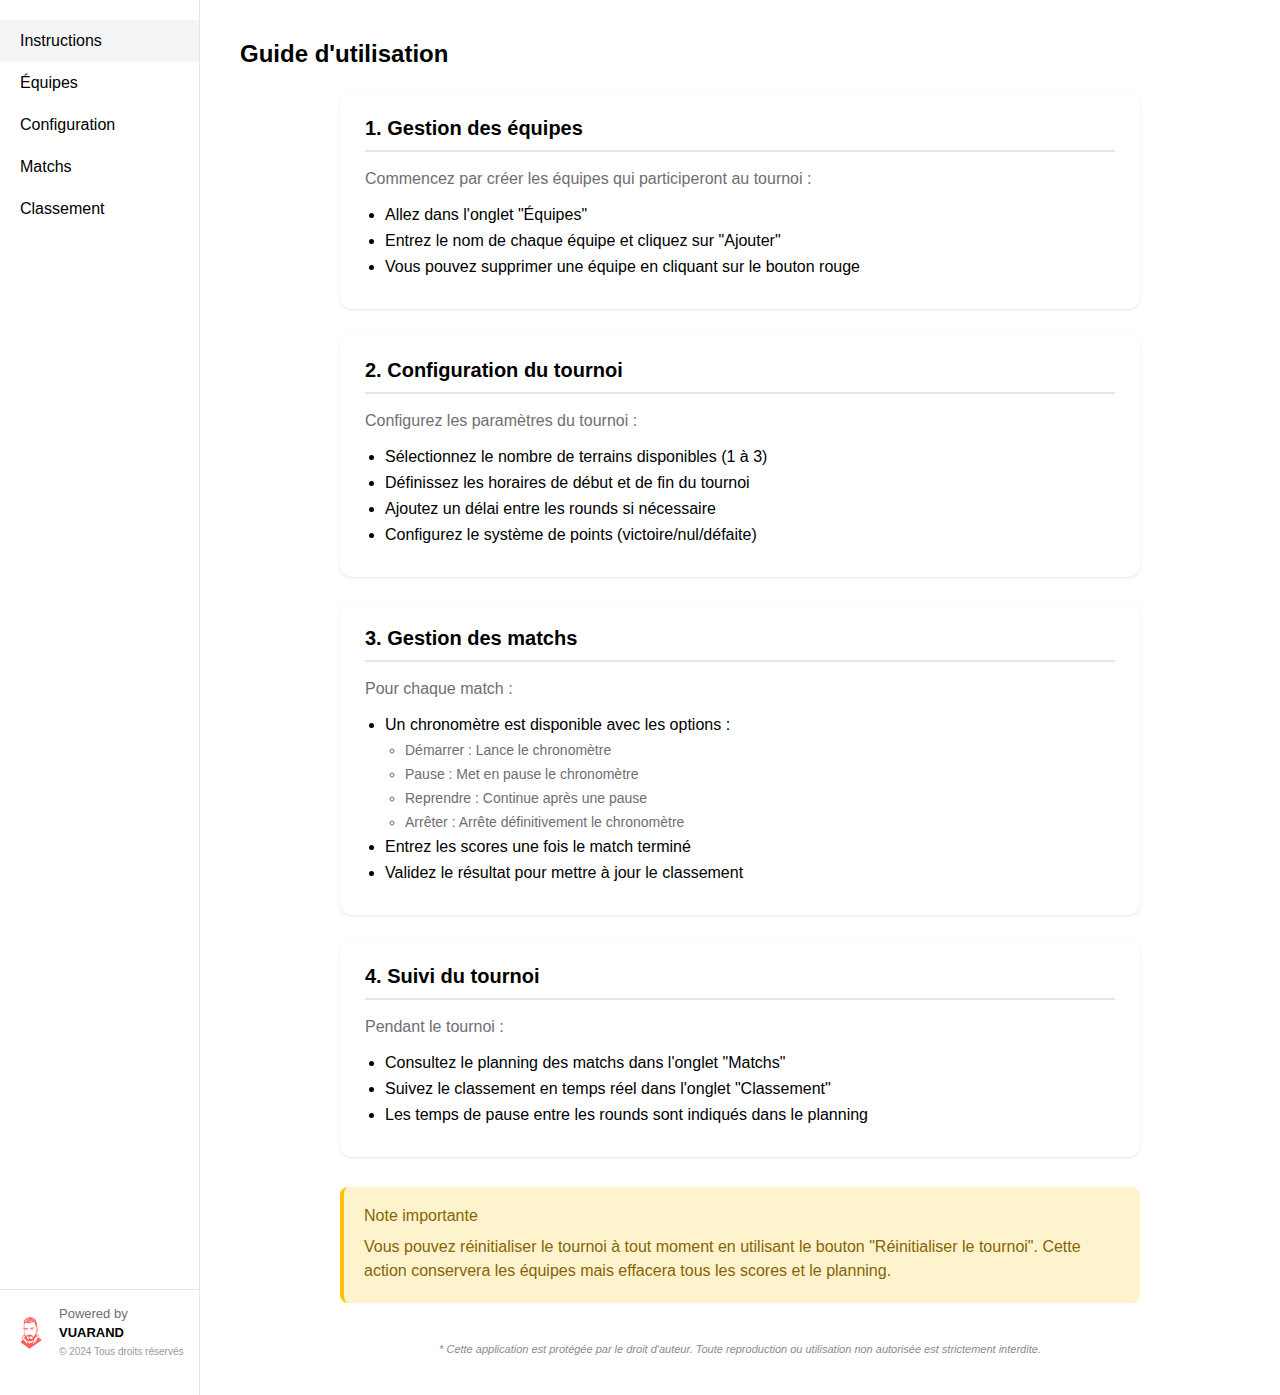
<file: index.html>
<!DOCTYPE html>
<html lang="fr">
<head>
    <meta charset="UTF-8">
    <meta name="viewport" content="width=device-width, initial-scale=1.0">
    <title>Gestionnaire de Tournois</title>
    <link rel="stylesheet" href="styles/main.css">
</head>
<body>
    <div class="container">
        <nav class="sidebar">
            <div class="nav-item active" data-view="instructions">Instructions</div>
            <div class="nav-item" data-view="teams">Équipes</div>
            <div class="nav-item" data-view="tournament-config">Configuration</div>
            <div class="nav-item" data-view="matches">Matchs</div>
            <div class="nav-item" data-view="scoreboard">Classement</div>
            <div class="signature">
                <img src="assets/moi.png" alt="VUARAND" class="signature-img">
                <div class="signature-text">
                    Powered by<br>
                    <strong>VUARAND</strong><br>
                    <span class="copyright">© 2024 Tous droits réservés</span>
                </div>
            </div>
        </nav>

        <main class="content">
            <!-- Vue Instructions -->
            <section id="instructions-view" class="view active">
                <h1>Guide d'utilisation</h1>
                
                <div class="instructions-container">
                    <div class="mobile-signature">
                        <img src="assets/moi.png" alt="VUARAND" class="signature-img">
                        <div class="signature-text">
                            Powered by<br>
                            <strong>VUARAND</strong>
                        </div>
                    </div>

                    <div class="instruction-step">
                        <h2>1. Gestion des équipes</h2>
                        <p>Commencez par créer les équipes qui participeront au tournoi :</p>
                        <ul>
                            <li>Allez dans l'onglet "Équipes"</li>
                            <li>Entrez le nom de chaque équipe et cliquez sur "Ajouter"</li>
                            <li>Vous pouvez supprimer une équipe en cliquant sur le bouton rouge</li>
                        </ul>
                    </div>

                    <div class="instruction-step">
                        <h2>2. Configuration du tournoi</h2>
                        <p>Configurez les paramètres du tournoi :</p>
                        <ul>
                            <li>Sélectionnez le nombre de terrains disponibles (1 à 3)</li>
                            <li>Définissez les horaires de début et de fin du tournoi</li>
                            <li>Ajoutez un délai entre les rounds si nécessaire</li>
                            <li>Configurez le système de points (victoire/nul/défaite)</li>
                        </ul>
                    </div>

                    <div class="instruction-step">
                        <h2>3. Gestion des matchs</h2>
                        <p>Pour chaque match :</p>
                        <ul>
                            <li>Un chronomètre est disponible avec les options :</li>
                            <ul>
                                <li>Démarrer : Lance le chronomètre</li>
                                <li>Pause : Met en pause le chronomètre</li>
                                <li>Reprendre : Continue après une pause</li>
                                <li>Arrêter : Arrête définitivement le chronomètre</li>
                            </ul>
                            <li>Entrez les scores une fois le match terminé</li>
                            <li>Validez le résultat pour mettre à jour le classement</li>
                        </ul>
                    </div>

                    <div class="instruction-step">
                        <h2>4. Suivi du tournoi</h2>
                        <p>Pendant le tournoi :</p>
                        <ul>
                            <li>Consultez le planning des matchs dans l'onglet "Matchs"</li>
                            <li>Suivez le classement en temps réel dans l'onglet "Classement"</li>
                            <li>Les temps de pause entre les rounds sont indiqués dans le planning</li>
                        </ul>
                    </div>

                    <div class="instruction-note">
                        <h3>Note importante</h3>
                        <p>Vous pouvez réinitialiser le tournoi à tout moment en utilisant le bouton "Réinitialiser le tournoi". 
                        Cette action conservera les équipes mais effacera tous les scores et le planning.</p>
                    </div>
                    <div class="copyright-notice">
                        * Cette application est protégée par le droit d'auteur. 
                        Toute reproduction ou utilisation non autorisée est strictement interdite.
                    </div>
                </div>
            </section>

            <!-- Vue Équipes -->
            <section id="teams-view" class="view">
                <h1>Gestion des Équipes</h1>
                <form id="team-form">
                    <input type="text" id="team-name" placeholder="Nom de l'équipe" required>
                    <button type="submit" class="btn-primary">Ajouter</button>
                </form>
                <div id="teams-list"></div>
            </section>

            <!-- Vue Configuration du Tournoi -->
            <section id="tournament-config-view" class="view">
                <h1>Configuration du Tournoi</h1>
                <form id="tournament-config">
                    <div class="config-container">
                        <div class="config-step">
                            <div class="step-number">1</div>
                            <div class="step-content">
                                <h3>Configuration des terrains</h3>
                                <div class="form-group">
                                    <label>Nombre de terrains disponibles</label>
                                    <select id="courts-number" data-tooltip="Sélectionnez le nombre de terrains disponibles">
                                        <option value="1">1 terrain</option>
                                        <option value="2">2 terrains</option>
                                        <option value="3">3 terrains</option>
                                    </select>
                                </div>
                            </div>
                        </div>

                        <div class="config-step">
                            <div class="step-number">2</div>
                            <div class="step-content">
                                <h3>Horaires et timing</h3>
                                <div class="time-config">
                                    <div>
                                        <label>Heure de début</label>
                                        <input type="time" id="start-time" required value="09:00" 
                                               data-tooltip="Heure de début du tournoi">
                                    </div>
                                    <div>
                                        <label>Heure de fin</label>
                                        <input type="time" id="end-time" required value="18:00"
                                               data-tooltip="Heure de fin du tournoi">
                                    </div>
                                    <div>
                                        <label>Délai entre les rounds</label>
                                        <select id="round-delay" data-tooltip="Temps de pause entre chaque round">
                                            <option value="0.5">30 secondes</option>
                                            <option value="1">1 minute</option>
                                            <option value="2">2 minutes</option>
                                            <option value="3">3 minutes</option>
                                        </select>
                                    </div>
                                </div>
                            </div>
                        </div>

                        <div class="config-step">
                            <div class="step-number">3</div>
                            <div class="step-content">
                                <h3>Système de points</h3>
                                <div class="points-config">
                                    <div class="points-input">
                                        <label>Points pour une victoire</label>
                                        <input type="number" id="win-points" value="3" min="1" required
                                               data-tooltip="Points attribués pour une victoire">
                                    </div>
                                    <div class="points-input">
                                        <label>Points pour un match nul</label>
                                        <input type="number" id="draw-points" value="1" min="0" required
                                               data-tooltip="Points attribués pour un match nul">
                                    </div>
                                    <div class="points-input">
                                        <label>Points pour une défaite</label>
                                        <input type="number" id="loss-points" value="0" min="0" required
                                               data-tooltip="Points attribués pour une défaite">
                                    </div>
                                </div>
                            </div>
                        </div>

                        <div class="config-summary">
                            <div class="summary-content">
                                <h4>Résumé de la configuration</h4>
                                <div id="config-preview"></div>
                            </div>
                            <button type="submit" class="btn-primary btn-generate" id="generate-tournament">
                                <span class="btn-icon">🏆</span>
                                Générer le tournoi
                            </button>
                        </div>
                    </div>
                </form>
            </section>

            <!-- Vue Planning des Matchs -->
            <section id="matches-view" class="view">
                <h1>Planning des Matchs</h1>
                <div class="actions-bar">
                    <button class="btn-danger" onclick="tournamentManager.resetTournament()">
                        Réinitialiser le tournoi
                    </button>
                </div>
                <div id="matches-schedule"></div>
            </section>

            <!-- Vue Classement -->
            <section id="scoreboard-view" class="view">
                <h1>Classement</h1>
                <div class="podium-container">
                    <div class="podium">
                        <div class="podium-position silver">
                            <div class="trophy">🥈</div>
                            <div class="position">2</div>
                            <div class="podium-block"></div>
                            <div class="team-name" id="second-place">-</div>
                        </div>
                        <div class="podium-position gold">
                            <div class="trophy">🏆</div>
                            <div class="position">1</div>
                            <div class="podium-block"></div>
                            <div class="team-name" id="first-place">-</div>
                        </div>
                        <div class="podium-position bronze">
                            <div class="trophy">🥉</div>
                            <div class="position">3</div>
                            <div class="podium-block"></div>
                            <div class="team-name" id="third-place">-</div>
                        </div>
                    </div>
                </div>
                <div id="rankings"></div>
            </section>
        </main>
    </div>

    <script src="scripts/database.js"></script>
    <script src="scripts/teams.js"></script>
    <script src="scripts/tournament.js"></script>
    <script src="scripts/scoreboard.js"></script>
    <script src="scripts/app.js"></script>
</body>
</html>
</file>
<file: styles/main.css>
:root {
    --primary-color: #000000;
    --background-color: #ffffff;
    --border-color: #e5e5e5;
    --text-color: #000000;
    --secondary-text-color: #6e6e73;
    --pastel-red: #ffebee;
    --pastel-green: #e8f5e9;
    --pastel-gray: #f5f5f7;
    --border-red: #ffcdd2;
    --border-green: #c8e6c9;
    --border-gray: #e0e0e0;
}

* {
    margin: 0;
    padding: 0;
    box-sizing: border-box;
    font-family: -apple-system, BlinkMacSystemFont, "SF Pro Text", "Helvetica Neue", sans-serif;
}

body {
    background-color: var(--background-color);
    color: var(--text-color);
}

.container {
    display: flex;
    min-height: 100vh;
}

.sidebar {
    width: 200px;
    border-right: 1px solid var(--border-color);
    padding: 20px 0;
    position: relative;
    min-height: 100vh;
}

.nav-item {
    padding: 12px 20px;
    cursor: pointer;
    transition: background-color 0.2s;
}

.nav-item:hover {
    background-color: #f5f5f7;
}

.nav-item.active {
    background-color: #f5f5f7;
    font-weight: 500;
}

.content {
    flex: 1;
    padding: 40px;
}

.view {
    display: none;
}

.view.active {
    display: block;
}

h1 {
    font-size: 24px;
    font-weight: 600;
    margin-bottom: 24px;
}

.btn-primary {
    background-color: var(--primary-color);
    color: var(--background-color);
    border: none;
    padding: 8px 16px;
    border-radius: 8px;
    font-size: 14px;
    cursor: pointer;
    transition: opacity 0.2s;
}

.btn-primary:hover {
    opacity: 0.8;
}

.btn-primary:active {
    transform: scale(0.98);
}

input, select {
    padding: 8px 12px;
    border: 1px solid var(--border-color);
    border-radius: 8px;
    font-size: 14px;
    margin-bottom: 16px;
    width: 100%;
    max-width: 300px;
}

input:focus, select:focus, button:focus {
    outline: none;
    box-shadow: 0 0 0 2px var(--primary-color), 0 0 0 4px rgba(0, 0, 0, 0.1);
}

.form-group {
    margin-bottom: 16px;
}

label {
    display: block;
    margin-bottom: 8px;
    font-size: 14px;
    color: var(--secondary-text-color);
}

/* Styles pour la liste des équipes */
.teams-list {
    list-style: none;
    margin-top: 20px;
}

.team-item {
    display: flex;
    justify-content: space-between;
    align-items: center;
    padding: 12px;
    border-bottom: 1px solid var(--border-color);
    background-color: #fff;
}

.btn-delete {
    background-color: #ff3b30;
    color: white;
    border: none;
    padding: 6px 12px;
    border-radius: 6px;
    font-size: 12px;
    cursor: pointer;
    transition: opacity 0.2s;
}

.btn-delete:hover {
    opacity: 0.8;
}

/* Styles pour le planning des matchs */
.tournament-info {
    background-color: #f5f5f7;
    padding: 15px;
    border-radius: 8px;
    margin-bottom: 20px;
}

.tournament-info p {
    margin: 5px 0;
    color: var(--secondary-text-color);
}

.schedule-grid {
    display: grid;
    gap: 30px;
}

.round {
    background-color: #fff;
    border-radius: 12px;
    padding: 20px;
    transition: all 0.3s ease;
}

.round.current-round {
    border: none;
    box-shadow: 0 4px 15px rgba(0, 0, 0, 0.1);
}

.round:not(.current-round) .match:not(.match-played) {
    background-color: #f8f8f8;
    border: 1px solid #eee;
}

.round-time {
    display: flex;
    align-items: center;
    gap: 10px;
    color: var(--secondary-text-color);
    font-size: 14px;
    margin-bottom: 15px;
}

.round-delay {
    display: inline-block;
    margin-left: 10px;
    font-size: 12px;
    color: #ff9500;
    background-color: rgba(255, 149, 0, 0.1);
    padding: 2px 8px;
    border-radius: 4px;
}

.time-config input[type="number"] {
    width: 80px;
}

.matches-container {
    display: grid;
    gap: 15px;
}

.match {
    background-color: var(--pastel-gray);
    border: 1px solid var(--border-gray);
    border-radius: 8px;
    padding: 15px;
    transition: all 0.3s ease;
    position: relative;
}

.match.match-played {
    background-color: var(--pastel-red);
    border-color: var(--border-red);
    opacity: 1;
}

.match.match-played .match-teams {
    opacity: 1;
}

.match.match-played .match-header {
    color: #d32f2f;
}

.match.match-played .team-name {
    color: #666;
}

.current-round .match:not(.match-played) {
    background-color: var(--pastel-green);
    border-color: var(--border-green);
    box-shadow: 0 2px 8px rgba(0, 0, 0, 0.05);
}

.current-round .match:not(.match-played) .match-header {
    color: #2e7d32;
}

.match-status {
    display: inline-flex;
    align-items: center;
    gap: 5px;
    font-size: 13px;
    color: #d32f2f;
    background-color: var(--pastel-red);
    padding: 6px 12px;
    border-radius: 6px;
    border: 1px solid var(--border-red);
}

.match-status::before {
    content: '✓';
    font-size: 12px;
    color: #d32f2f;
}

.match-header {
    font-size: 12px;
    color: var(--secondary-text-color);
    margin-bottom: 10px;
    text-transform: uppercase;
    letter-spacing: 0.5px;
}

.match-teams {
    display: grid;
    grid-template-columns: 1fr auto 1fr;
    gap: 15px;
    align-items: center;
    margin-bottom: 15px;
}

.team {
    display: flex;
    flex-direction: column;
    gap: 8px;
}

.team-name {
    font-weight: 500;
}

.match-versus {
    font-weight: 500;
    color: var(--secondary-text-color);
}

.match-actions {
    display: flex;
    align-items: center;
    justify-content: space-between;
    margin-top: 15px;
}

.btn-validate {
    min-width: 120px;
}

/* Responsive design pour les matchs */
@media (max-width: 768px) {
    .match-teams {
        grid-template-columns: 1fr;
        text-align: center;
    }

    .match-versus {
        margin: 10px 0;
    }

    .team {
        align-items: center;
    }
}

/* Styles pour le tableau de classement */
.rankings-table {
    width: 100%;
    border-collapse: collapse;
    margin-top: 20px;
    background-color: #fff;
    border-radius: 8px;
    overflow: hidden;
}

.rankings-table th,
.rankings-table td {
    padding: 12px 15px;
    text-align: left;
    border-bottom: 1px solid var(--border-color);
}

.rankings-table th {
    background-color: #f5f5f7;
    font-weight: 500;
    color: var(--secondary-text-color);
}

.rankings-table tr:last-child td {
    border-bottom: none;
}

.rankings-table tbody tr:hover {
    background-color: #f5f5f7;
}

/* Styles pour les formulaires */
form {
    max-width: 500px;
    margin-bottom: 30px;
}

.form-group {
    margin-bottom: 20px;
}

/* Styles pour les messages d'état */
.empty-state {
    text-align: center;
    color: var(--secondary-text-color);
    padding: 40px 0;
}

.points-config {
    display: grid;
    grid-template-columns: repeat(3, 1fr);
    gap: 20px;
    background-color: #f5f5f7;
    padding: 15px;
    border-radius: 8px;
}

.points-config input {
    width: 100%;
}

h3 {
    font-size: 16px;
    font-weight: 500;
    margin-bottom: 12px;
}

.points-system-info {
    background-color: #f5f5f7;
    padding: 15px;
    border-radius: 8px;
    margin-bottom: 20px;
}

.points-system-info h3 {
    margin-bottom: 10px;
}

.points-system-info p {
    margin: 5px 0;
    color: var(--secondary-text-color);
}

.rankings-table td.positive {
    color: #34c759;
    font-weight: 500;
}

.rankings-table td.negative {
    color: #ff3b30;
    font-weight: 500;
}

.rankings-table td strong {
    font-weight: 600;
}

.info-message {
    background-color: #f5f5f7;
    padding: 20px;
    border-radius: 8px;
    text-align: center;
    color: var(--secondary-text-color);
}

.btn-danger {
    background-color: #ff3b30;
    color: white;
    border: none;
    padding: 8px 16px;
    border-radius: 8px;
    font-size: 14px;
    cursor: pointer;
    transition: all 0.2s ease;
}

.btn-danger:hover {
    opacity: 0.9;
    transform: translateY(-1px);
}

.btn-danger:active {
    transform: translateY(0);
}

.tournament-info h3 {
    color: var(--text-color);
    margin-bottom: 15px;
}

.tournament-format {
    margin-bottom: 20px;
}

.tournament-format select {
    width: 100%;
    max-width: 400px;
}

.groups-options {
    background-color: #f5f5f7;
    padding: 15px;
    border-radius: 8px;
    margin-top: 10px;
}

.groups-options input {
    margin-bottom: 15px;
}

.phase-header {
    background-color: var(--primary-color);
    color: white;
    padding: 10px 15px;
    border-radius: 8px;
    margin: 30px 0 20px;
}

.group-section {
    margin-bottom: 30px;
    background-color: #f5f5f7;
    padding: 20px;
    border-radius: 12px;
}

.knockout-bracket {
    display: grid;
    gap: 20px;
    padding: 20px;
}

.knockout-round {
    display: grid;
    gap: 30px;
}

.knockout-match {
    background-color: white;
    padding: 15px;
    border-radius: 8px;
    box-shadow: 0 1px 3px rgba(0, 0, 0, 0.1);
}

/* Styles pour les tableaux de classement des groupes */
.standings-table {
    width: 100%;
    border-collapse: collapse;
    margin: 15px 0;
    background-color: white;
    border-radius: 8px;
    overflow: hidden;
}

.standings-table th,
.standings-table td {
    padding: 10px;
    text-align: center;
    border-bottom: 1px solid var(--border-color);
}

.standings-table th {
    background-color: var(--primary-color);
    color: white;
    font-weight: 500;
    font-size: 12px;
    text-transform: uppercase;
}

.standings-table tr.qualified {
    background-color: #f5f5f7;
}

.standings-table tr.qualified td {
    font-weight: 500;
}

/* Styles pour la qualification et les phases finales */
.qualification-section {
    text-align: center;
    margin: 30px 0;
    padding: 20px;
    background-color: #f5f5f7;
    border-radius: 12px;
}

.knockout-tree {
    display: flex;
    justify-content: space-between;
    padding: 20px;
    overflow-x: auto;
}

.knockout-round {
    display: flex;
    flex-direction: column;
    gap: 30px;
    min-width: 300px;
    padding: 0 20px;
}

.knockout-round-title {
    text-align: center;
    color: var(--secondary-text-color);
    margin-bottom: 15px;
    font-weight: 500;
}

.knockout-match {
    position: relative;
    background-color: white;
    padding: 15px;
    border-radius: 8px;
    box-shadow: 0 1px 3px rgba(0, 0, 0, 0.1);
}

.knockout-match::after {
    content: '';
    position: absolute;
    right: -20px;
    top: 50%;
    width: 20px;
    height: 2px;
    background-color: var(--border-color);
}

.knockout-match:last-child::after {
    display: none;
}

/* Styles pour les groupes */
.groups-container {
    display: grid;
    gap: 30px;
    grid-template-columns: repeat(auto-fit, minmax(300px, 1fr));
}

.group-section {
    background-color: white;
    border-radius: 12px;
    padding: 20px;
    box-shadow: 0 1px 3px rgba(0, 0, 0, 0.1);
}

.group-section h3 {
    color: var(--primary-color);
    margin-bottom: 20px;
    padding-bottom: 10px;
    border-bottom: 2px solid var(--border-color);
}

/* Styles pour les statistiques */
.stats-cell {
    font-family: "SF Mono", monospace;
    font-size: 14px;
}

.winner-indicator {
    display: inline-block;
    width: 8px;
    height: 8px;
    border-radius: 50%;
    margin-right: 8px;
}

.winner-indicator.win {
    background-color: #34c759;
}

.winner-indicator.draw {
    background-color: #ffcc00;
}

.winner-indicator.loss {
    background-color: #ff3b30;
}

/* Responsive design pour les phases finales */
@media (max-width: 768px) {
    .groups-container {
        grid-template-columns: 1fr;
    }

    .knockout-tree {
        flex-direction: column;
        gap: 30px;
    }

    .knockout-round {
        min-width: auto;
    }

    .knockout-match::after {
        display: none;
    }
}

.actions-bar {
    display: flex;
    justify-content: flex-end;
    margin-bottom: 20px;
    padding: 10px;
    background-color: #f5f5f7;
    border-radius: 8px;
}

.actions-bar .btn-danger {
    margin-top: 0;
}

.time-config {
    display: grid;
    grid-template-columns: repeat(auto-fit, minmax(200px, 1fr));
    gap: 20px;
    background: #f8f9fa;
    padding: 20px;
    border-radius: 8px;
}

.time-config > div {
    position: relative;
    display: flex;
    flex-direction: column;
    gap: 8px;
}

.time-config input {
    width: 100%;
    padding-right: 70px; /* Espace pour le suffixe "minutes" */
}

.time-config select {
    width: 100%;
    padding: 8px 12px;
    appearance: none;
    background-image: url("data:image/svg+xml,%3Csvg xmlns='http://www.w3.org/2000/svg' width='12' height='12' viewBox='0 0 12 12'%3E%3Cpath fill='%23666' d='M6 8L2 4h8z'/%3E%3C/svg%3E");
    background-repeat: no-repeat;
    background-position: right 12px center;
    cursor: pointer;
}

.match-timer {
    background-color: #fff;
    padding: 10px;
    border-radius: 6px;
    text-align: center;
    font-family: "SF Mono", monospace;
    font-size: 18px;
    margin: 10px 0;
}

.match-timer.running {
    color: var(--primary-color);
    font-weight: 500;
}

.match-timer.warning {
    color: #ff9500;
}

.match-timer.ending {
    color: #ff3b30;
    animation: blink 1s infinite;
}

@keyframes blink {
    50% { opacity: 0.5; }
}

.match-timer.paused {
    color: #ff9500;
    opacity: 0.8;
}

.btn-timer {
    padding: 6px 12px;
    border-radius: 6px;
    font-size: 14px;
    cursor: pointer;
    border: none;
    background-color: var(--primary-color);
    color: white;
}

.btn-timer.stop {
    background-color: #ff3b30;
}

.btn-timer.pause {
    background-color: #ff9500;
}

.btn-timer.resume {
    background-color: #34c759;
}

/* Améliorer la disposition des boutons */
.timer-controls {
    display: grid;
    grid-template-columns: repeat(2, 1fr);
    gap: 8px;
    margin-top: 10px;
}

.timer-controls button {
    width: 100%;
    transition: all 0.2s ease;
}

.timer-controls button:hover {
    opacity: 0.9;
    transform: translateY(-1px);
}

.timer-controls button:active {
    transform: translateY(0);
}

.instructions-container {
    max-width: 800px;
    margin: 0 auto;
}

.instruction-step {
    background-color: white;
    border-radius: 12px;
    padding: 25px;
    margin-bottom: 25px;
    box-shadow: 0 1px 3px rgba(0, 0, 0, 0.1);
}

.instruction-step h2 {
    color: var(--primary-color);
    font-size: 20px;
    margin-bottom: 15px;
    padding-bottom: 10px;
    border-bottom: 2px solid var(--border-color);
}

.instruction-step p {
    color: var(--secondary-text-color);
    margin-bottom: 15px;
    line-height: 1.5;
}

.instruction-step ul {
    padding-left: 20px;
}

.instruction-step ul li {
    margin-bottom: 8px;
    color: var(--text-color);
}

.instruction-step ul ul {
    margin-top: 8px;
    margin-bottom: 8px;
}

.instruction-step ul ul li {
    color: var(--secondary-text-color);
    font-size: 14px;
}

.instruction-note {
    background-color: #fff3cd;
    border-left: 4px solid #ffc107;
    padding: 20px;
    border-radius: 8px;
    margin-top: 30px;
}

.instruction-note h3 {
    color: #856404;
    margin-bottom: 10px;
    font-size: 16px;
}

.instruction-note p {
    color: #856404;
    margin: 0;
    line-height: 1.5;
}

@media (max-width: 768px) {
    .instructions-container {
        padding: 0 15px;
    }
    
    .instruction-step {
        padding: 20px;
    }
}

.signature {
    position: absolute;
    bottom: 20px;
    left: 0;
    right: 0;
    padding: 15px;
    display: flex;
    align-items: center;
    gap: 12px;
    border-top: 1px solid var(--border-color);
    background-color: white;
}

.signature-img {
    width: 32px;
    height: 32px;
    object-fit: contain;
}

.signature-text {
    font-size: 12px;
    color: var(--secondary-text-color);
    line-height: 1.4;
    font-size: 13px;
}

.signature-text .copyright {
    font-size: 10px;
    opacity: 0.7;
}

.signature-text strong {
    color: var(--text-color);
    font-weight: 600;
    font-size: 13px;
}

.copyright-notice {
    font-size: 11px;
    color: var(--secondary-text-color);
    text-align: center;
    margin-top: 40px;
    font-style: italic;
    opacity: 0.8;
}

/* Ajuster l'espacement pour éviter le chevauchement */
.nav-item:last-child {
    margin-bottom: 100px;
}

.podium-container {
    margin: 20px 0 40px;
    padding: 20px;
    background-color: white;
    border-radius: 12px;
    box-shadow: 0 1px 3px rgba(0, 0, 0, 0.1);
}

.podium {
    display: flex;
    justify-content: center;
    align-items: flex-end;
    gap: 10px;
    padding: 20px;
    height: 200px;
}

.podium-position {
    display: flex;
    flex-direction: column;
    align-items: center;
    position: relative;
}

.trophy {
    font-size: 24px;
    margin-bottom: 10px;
    position: absolute;
    top: -30px;
}

.position {
    position: absolute;
    top: -50px;
    font-size: 20px;
    font-weight: bold;
    color: var(--secondary-text-color);
}

.podium-block {
    width: 80px;
    background: linear-gradient(135deg, #f5f5f7 0%, #fff 100%);
    border: 1px solid var(--border-color);
    border-radius: 8px 8px 0 0;
}

.gold .podium-block {
    height: 120px;
    background: linear-gradient(135deg, #ffd700 0%, #ffed4a 100%);
}

.silver .podium-block {
    height: 90px;
    background: linear-gradient(135deg, #c0c0c0 0%, #e5e5e5 100%);
}

.bronze .podium-block {
    height: 60px;
    background: linear-gradient(135deg, #cd7f32 0%, #dea47e 100%);
}

.podium-position .team-name {
    position: absolute;
    bottom: -25px;
    text-align: center;
    font-weight: 500;
    font-size: 14px;
    width: 100px;
    color: var(--text-color);
}

/* Animation pour le podium */
@keyframes podiumRise {
    from {
        transform: translateY(100%);
        opacity: 0;
    }
    to {
        transform: translateY(0);
        opacity: 1;
    }
}

.podium-position {
    animation: podiumRise 0.5s ease-out forwards;
}

.silver { animation-delay: 0.2s; }
.gold { animation-delay: 0.4s; }
.bronze { animation-delay: 0.6s; }

.scores-input {
    display: flex;
    align-items: center;
    gap: 10px;
}

.scores-input input {
    width: 80px;
    padding: 8px;
    border: 1px solid var(--border-color);
    border-radius: 8px;
}

.scores-input button {
    padding: 8px 16px;
    border: none;
    background-color: var(--primary-color);
    color: white;
    border-radius: 8px;
    cursor: pointer;
}

.scores-input button:hover {
    opacity: 0.8;
}

.scores-input button:active {
    transform: translateY(1px);
}

/* Scores des matchs joués */
.match.match-played .score-input {
    background-color: transparent;
    border: 1px solid var(--border-red);
    color: #d32f2f;
    font-weight: 500;
}

/* Style pour les matchs minimisés */
.match.match-played {
    cursor: pointer;
}

.match.match-played.minimized {
    padding: 10px;
}

.match.match-played.minimized .match-teams,
.match.match-played.minimized .match-actions,
.match.match-played.minimized .match-timer {
    display: none;
}

.match.match-played.minimized .match-header {
    margin-bottom: 0;
}

.match-summary {
    display: none;
    font-weight: 500;
    text-align: center;
    color: #d32f2f;
}

.match.match-played.minimized .match-summary {
    display: block;
}

.toggle-match {
    position: absolute;
    right: 10px;
    top: 10px;
    background: none;
    border: none;
    cursor: pointer;
    padding: 5px;
    transition: transform 0.3s ease;
    color: #d32f2f;
}

.match.minimized .toggle-match {
    transform: rotate(180deg);
}

/* Animations globales */
.match, .round, .btn-primary, .nav-item {
    transition: all 0.3s cubic-bezier(0.4, 0, 0.2, 1);
}

/* Animation d'apparition des rounds */
@keyframes slideIn {
    from {
        opacity: 0;
        transform: translateY(20px);
    }
    to {
        opacity: 1;
        transform: translateY(0);
    }
}

.round {
    animation: slideIn 0.5s ease-out forwards;
    animation-delay: calc(var(--round-index) * 0.1s);
}

/* Effet de hover sur les matchs */
.match:hover:not(.match-played) {
    transform: translateY(-2px);
    box-shadow: 0 4px 12px rgba(0, 0, 0, 0.1);
}

.loader-overlay {
    position: fixed;
    top: 0;
    left: 0;
    right: 0;
    bottom: 0;
    background: rgba(255, 255, 255, 0.8);
    display: flex;
    align-items: center;
    justify-content: center;
    z-index: 1000;
    transition: opacity 0.3s;
}

.loader {
    display: flex;
    flex-direction: column;
    align-items: center;
    gap: 15px;
}

.loader svg {
    width: 50px;
    height: 50px;
    animation: rotate 2s linear infinite;
}

.loader circle {
    stroke: var(--primary-color);
    stroke-linecap: round;
    animation: dash 1.5s ease-in-out infinite;
}

.loader-text {
    color: var(--primary-color);
    font-size: 14px;
    font-weight: 500;
}

@keyframes rotate {
    100% { transform: rotate(360deg); }
}

@keyframes dash {
    0% {
        stroke-dasharray: 1, 150;
        stroke-dashoffset: 0;
    }
    50% {
        stroke-dasharray: 90, 150;
        stroke-dashoffset: -35;
    }
    100% {
        stroke-dasharray: 90, 150;
        stroke-dashoffset: -124;
    }
}

[data-tooltip] {
    position: relative;
}

[data-tooltip]:before {
    content: attr(data-tooltip);
    position: absolute;
    bottom: 100%;
    left: 50%;
    transform: translateX(-50%);
    padding: 5px 10px;
    background: rgba(0, 0, 0, 0.8);
    color: white;
    font-size: 12px;
    border-radius: 4px;
    white-space: nowrap;
    opacity: 0;
    visibility: hidden;
    transition: all 0.2s;
}

[data-tooltip]:hover:before {
    opacity: 1;
    visibility: visible;
    transform: translateX(-50%) translateY(-5px);
}

/* Notification toast */
.toast {
    position: fixed;
    bottom: 20px;
    right: 20px;
    padding: 15px 25px;
    background: white;
    border-radius: 8px;
    box-shadow: 0 4px 12px rgba(0, 0, 0, 0.15);
    transform: translateY(100px);
    opacity: 0;
    transition: all 0.3s;
}

.toast.show {
    transform: translateY(0);
    opacity: 1;
}

/* Variables pour le thème sombre */
[data-theme="dark"] {
    --primary-color: #ffffff;
    --background-color: #1a1a1a;
    --border-color: #333333;
    --text-color: #ffffff;
    --secondary-text-color: #a0a0a0;
    --pastel-red: #3d2626;
    --pastel-green: #263d26;
    --pastel-gray: #2d2d2d;
}

/* Bouton de switch thème */
.theme-switch {
    position: fixed;
    bottom: 20px;
    right: 20px;
    z-index: 100;
}

/* Styles pour la configuration */
.config-container {
    max-width: 800px;
    margin: 0 auto;
    padding: 20px;
}

.config-step {
    background: white;
    border-radius: 16px;
    padding: 30px;
    margin-bottom: 30px;
    box-shadow: 0 2px 8px rgba(0, 0, 0, 0.05);
    display: flex;
    gap: 25px;
    transition: transform 0.3s ease, box-shadow 0.3s ease;
}

.config-step:hover {
    transform: translateY(-2px);
    box-shadow: 0 4px 12px rgba(0, 0, 0, 0.1);
}

.step-number {
    width: 45px;
    height: 45px;
    background: var(--primary-color);
    color: white;
    border-radius: 50%;
    display: flex;
    align-items: center;
    justify-content: center;
    font-weight: bold;
    font-size: 22px;
    box-shadow: 0 2px 6px rgba(0, 0, 0, 0.1);
}

.step-content {
    flex: 1;
}

.step-content h3 {
    margin-bottom: 25px;
    color: var(--primary-color);
    font-size: 20px;
    font-weight: 600;
}

.time-config, .points-config {
    display: grid;
    grid-template-columns: repeat(auto-fit, minmax(220px, 1fr));
    gap: 25px;
    background: #f8f9fa;
    padding: 25px;
    border-radius: 12px;
    box-shadow: inset 0 1px 3px rgba(0, 0, 0, 0.05);
}

.time-config > div {
    position: relative;
    display: flex;
    flex-direction: column;
    gap: 8px;
}

.time-config input {
    width: 100%;
    padding-right: 70px; /* Espace pour le suffixe "minutes" */
}

.points-config input {
    width: 100%;
}

.config-summary {
    background: var(--primary-color);
    color: white;
    border-radius: 16px;
    padding: 30px;
    margin-top: 40px;
    text-align: center;
    box-shadow: 0 4px 15px rgba(0, 0, 0, 0.1);
}

.summary-content {
    margin-bottom: 20px;
}

.btn-generate {
    background: white;
    color: var(--primary-color);
    font-size: 17px;
    font-weight: 600;
    padding: 15px 30px;
    border-radius: 12px;
    transition: all 0.3s ease;
    margin-top: 25px;
    box-shadow: 0 4px 12px rgba(0, 0, 0, 0.1);
}

.btn-generate:hover {
    transform: translateY(-3px);
    box-shadow: 0 6px 15px rgba(0, 0, 0, 0.15);
}

.btn-generate:active {
    transform: translateY(-1px);
}

.btn-icon {
    margin-right: 10px;
    font-size: 20px;
}

/* Tooltips améliorés */
[data-tooltip]:hover:before {
    background: var(--primary-color);
    font-weight: 500;
    box-shadow: 0 4px 12px rgba(0, 0, 0, 0.1);
}

.progress-overlay {
    position: fixed;
    top: 0;
    left: 0;
    right: 0;
    bottom: 0;
    background: rgba(255, 255, 255, 0.95);
    display: flex;
    flex-direction: column;
    align-items: center;
    justify-content: center;
    z-index: 1000;
    transition: opacity 0.3s ease;
}

.progress-container {
    width: 300px;
    text-align: center;
}

.progress-bar {
    width: 100%;
    height: 4px;
    background-color: #f0f0f0;
    border-radius: 2px;
    overflow: hidden;
    margin: 20px 0;
}

.progress-fill {
    height: 100%;
    background-color: var(--primary-color);
    width: 0%;
    transition: width 0.8s cubic-bezier(0.4, 0, 0.2, 1);
}

.progress-text {
    font-size: 16px;
    color: var(--primary-color);
    font-weight: 500;
    opacity: 0;
    transform: translateY(10px);
    transition: all 0.3s cubic-bezier(0.4, 0, 0.2, 1);
}

.progress-text.show {
    opacity: 1;
    transform: translateY(0);
}

/* Styles pour le résumé de configuration */
.preview-grid {
    display: grid;
    grid-template-columns: repeat(2, 1fr);
    gap: 20px;
    padding: 25px;
    background: rgba(255, 255, 255, 0.1);
    border-radius: 12px;
    margin: 20px 0;
}

.preview-section {
    padding: 15px;
    background: rgba(255, 255, 255, 0.08);
    border-radius: 10px;
    transition: transform 0.2s ease;
}

.preview-section:hover {
    transform: translateY(-2px);
}

.preview-label {
    font-size: 13px;
    text-transform: uppercase;
    letter-spacing: 0.8px;
    opacity: 0.9;
    text-align: center;
    margin-bottom: 8px;
}

.preview-value {
    font-size: 17px;
    font-weight: 600;
    text-align: center;
}

/* Améliorer la section des points */
.points-preview {
    grid-column: 1 / -1;
}

.points-preview .preview-value {
    display: flex;
    justify-content: center;
    gap: 30px;
    flex-wrap: wrap;
    margin-top: 15px;
}

.point-item {
    display: inline-flex;
    align-items: center;
    justify-content: center;
    font-size: 15px;
    min-width: 140px;
    padding: 10px 20px;
    background: rgba(255, 255, 255, 0.12);
    border-radius: 8px;
    transition: transform 0.2s ease, background-color 0.2s ease;
}

.point-item:hover {
    transform: translateY(-2px);
    background: rgba(255, 255, 255, 0.15);
}

/* Menu mobile */
@media screen and (max-width: 768px) {
    .container {
        flex-direction: column;
    }

    .sidebar {
        position: fixed;
        top: 0;
        left: 0;
        right: 0;
        width: 100%;
        min-height: auto;
        height: 60px;
        border: none;
        padding: 0;
        display: flex;
        align-items: center;
        background: rgba(255, 255, 255, 0.98);
        box-shadow: 0 1px 3px rgba(0, 0, 0, 0.1);
        z-index: 1000;
        overflow-x: auto;
        -webkit-overflow-scrolling: touch;
    }

    .nav-item {
        flex: 0 0 auto;
        padding: 8px 16px;
        margin: 0 5px;
        font-size: 14px;
        border-radius: 20px;
        white-space: nowrap;
        color: var(--secondary-text-color);
    }

    .nav-item:first-child {
        margin-left: 15px;
    }

    .nav-item:last-child {
        margin-right: 15px;
        margin-bottom: 0;
    }

    .nav-item.active {
        background: var(--primary-color);
        color: white;
    }

    /* Masquer la signature sur mobile */
    .signature {
        display: none;
    }

    /* Ajuster le contenu principal */
    .content {
        margin-top: 60px; /* Hauteur du menu */
        padding: 15px;
    }

    /* Masquer la scrollbar du menu */
    .sidebar::-webkit-scrollbar {
        display: none;
    }
    
    .sidebar {
        -ms-overflow-style: none;
        scrollbar-width: none;
    }

    /* Améliorer les transitions entre les vues */
    .view {
        opacity: 0;
        transform: translateY(10px);
        transition: all 0.3s ease;
    }

    .view.active {
        opacity: 1;
        transform: translateY(0);
    }

    /* Configuration du tournoi */
    .config-step {
        flex-direction: column;
        padding: 15px;
        gap: 10px;
    }

    .step-number {
        width: 30px;
        height: 30px;
        font-size: 16px;
    }

    .time-config, .points-config {
        grid-template-columns: 1fr;
        padding: 15px;
        gap: 15px;
    }

    /* Résumé de configuration */
    .preview-grid {
        grid-template-columns: 1fr;
        gap: 15px;
        padding: 15px;
    }

    .points-preview .preview-value {
        flex-direction: column;
        gap: 10px;
    }

    .point-item {
        width: 100%;
    }

    /* Planning des matchs */
    .match-teams {
        grid-template-columns: 1fr;
        gap: 10px;
        text-align: center;
    }

    .match-versus {
        margin: 5px 0;
    }

    .team {
        flex-direction: column;
        gap: 5px;
    }

    .score-input {
        width: 60px;
    }

    .match-actions {
        flex-direction: column;
        align-items: stretch;
        gap: 10px;
    }

    .match-actions button {
        width: 100%;
    }

    /* Classement */
    .podium-container {
        padding: 10px;
        margin: 10px 0 30px;
    }

    .podium {
        flex-direction: row;
        height: 150px;
        padding: 10px;
        align-items: flex-end;
        justify-content: center;
        gap: 5px;
    }

    .podium-position {
        width: 30%;
        max-width: 100px;
    }

    .podium-block {
        width: 100%;
    }

    .gold .podium-block {
        height: 100px;
    }

    .silver .podium-block {
        height: 75px;
    }

    .bronze .podium-block {
        height: 50px;
    }

    .trophy {
        font-size: 20px;
        top: -25px;
    }

    .position {
        top: -40px;
        font-size: 16px;
    }

    .podium-position .team-name {
        font-size: 12px;
        width: auto;
        padding: 0 5px;
        bottom: -20px;
        white-space: nowrap;
        overflow: hidden;
        text-overflow: ellipsis;
        max-width: 100%;
    }

    /* Améliorer le chronomètre sur mobile */
    .match-timer {
        font-size: 16px;
        padding: 8px;
        margin: 8px 0;
    }

    .timer-controls {
        display: flex;
        flex-wrap: wrap;
        gap: 5px;
        justify-content: center;
        margin-top: 8px;
    }

    .btn-timer {
        flex: 1;
        min-width: 80px;
        max-width: 120px;
        padding: 8px;
        font-size: 12px;
        display: flex;
        align-items: center;
        justify-content: center;
        white-space: nowrap;
    }

    /* Ajuster l'espacement des matchs */
    .match {
        padding: 12px;
    }

    .match-header {
        font-size: 11px;
        margin-bottom: 8px;
    }

    .match-teams {
        margin-bottom: 10px;
    }

    /* Améliorer la lisibilité des scores */
    .score-input {
        width: 50px;
        height: 35px;
        font-size: 14px;
        text-align: center;
    }

    .team {
        gap: 3px;
    }

    .team-name {
        font-size: 13px;
    }

    .rankings-table {
        font-size: 14px;
    }

    .rankings-table th, 
    .rankings-table td {
        padding: 8px;
    }

    /* Gestion des équipes */
    #team-form {
        flex-direction: column;
    }

    #team-form input {
        max-width: none;
    }

    .team-item {
        flex-direction: column;
        gap: 10px;
        text-align: center;
    }
}

/* Ajustements supplémentaires pour très petits écrans */
@media screen and (max-width: 375px) {
    .nav-item {
        padding: 6px 12px;
        font-size: 13px;
    }

    .content {
        padding: 15px;
    }

    h1 {
        font-size: 20px;
    }

    .match {
        padding: 10px;
    }

    .point-item {
        font-size: 13px;
        padding: 6px 10px;
    }

    .podium {
        height: 120px;
    }

    .trophy {
        font-size: 18px;
        top: -22px;
    }

    .position {
        top: -35px;
        font-size: 14px;
    }

    .podium-position .team-name {
        font-size: 11px;
    }

    .btn-timer {
        min-width: 70px;
        padding: 6px;
        font-size: 11px;
    }
}

/* Ajustements pour le mode sombre */
@media screen and (max-width: 768px) {
    [data-theme="dark"] .sidebar {
        background: rgba(26, 26, 26, 0.98);
        border-bottom: 1px solid var(--border-color);
    }
}

/* Style du copyright mobile */
@media screen and (max-width: 768px) {
    .signature {
        display: flex;
        position: static;
        margin-top: 40px;
        padding: 20px;
        border-top: 1px solid var(--border-color);
        background: rgba(255, 255, 255, 0.8);
        backdrop-filter: blur(10px);
        -webkit-backdrop-filter: blur(10px);
        justify-content: center;
        border-radius: 12px;
    }

    .signature-img {
        width: 40px;
        height: 40px;
        object-fit: contain;
    }

    .signature-text {
        font-size: 14px;
        text-align: left;
    }

    .signature-text strong {
        font-size: 15px;
    }

    .signature-text .copyright {
        font-size: 11px;
    }

    /* Ajouter un padding en bas du contenu pour éviter que le copyright ne chevauche */
    .content {
        padding-bottom: 40px;
    }

    /* Effet subtil au survol */
    .signature:hover {
        transform: translateY(-2px);
        box-shadow: 0 4px 12px rgba(0, 0, 0, 0.05);
        transition: all 0.3s ease;
    }
}

/* Ajustements pour très petits écrans */
@media screen and (max-width: 375px) {
    .signature {
        margin: 30px 10px;
        padding: 15px;
    }

    .signature-img {
        width: 35px;
        height: 35px;
    }

    .signature-text {
        font-size: 13px;
    }
}

/* Ajustements pour le mode sombre */
@media screen and (max-width: 768px) {
    [data-theme="dark"] .signature {
        background: rgba(26, 26, 26, 0.8);
        border-top: 1px solid var(--border-color);
    }
}

/* Style pour la signature mobile dans les instructions */
.mobile-signature {
    display: none;
}

@media screen and (max-width: 768px) {
    .mobile-signature {
        display: flex;
        align-items: center;
        justify-content: center;
        gap: 15px;
        margin-bottom: 30px;
        padding: 20px;
        background: white;
        border-radius: 12px;
        box-shadow: 0 2px 8px rgba(0, 0, 0, 0.05);
    }

    .mobile-signature .signature-img {
        width: 50px;
        height: 50px;
        object-fit: contain;
    }

    .mobile-signature .signature-text {
        font-size: 15px;
        line-height: 1.4;
        color: var(--text-color);
    }

    .mobile-signature .signature-text strong {
        font-size: 16px;
        font-weight: 600;
    }

    /* Ajustement pour le mode sombre */
    [data-theme="dark"] .mobile-signature {
        background: rgba(26, 26, 26, 0.8);
    }
}

/* Ajustements pour très petits écrans */
@media screen and (max-width: 375px) {
    .mobile-signature {
        padding: 15px;
    }

    .mobile-signature .signature-img {
        width: 40px;
        height: 40px;
    }

    .mobile-signature .signature-text {
        font-size: 14px;
    }

    .mobile-signature .signature-text strong {
        font-size: 15px;
    }
}

.team-inputs {
    display: flex;
    gap: 8px;
    align-items: center;
}

.fouls-input {
    width: 60px;
    padding: 8px;
    border: 1px solid var(--border-color);
    border-radius: 8px;
    text-align: center;
    font-size: 14px;
    background-color: #fff5f5;
}

.fouls-input::placeholder {
    color: #ff6b6b;
    opacity: 0.7;
}

@media screen and (max-width: 768px) {
    .team-inputs {
        justify-content: center;
    }
    
    .fouls-input {
        width: 50px;
        padding: 6px;
        font-size: 13px;
    }
}
</file>
